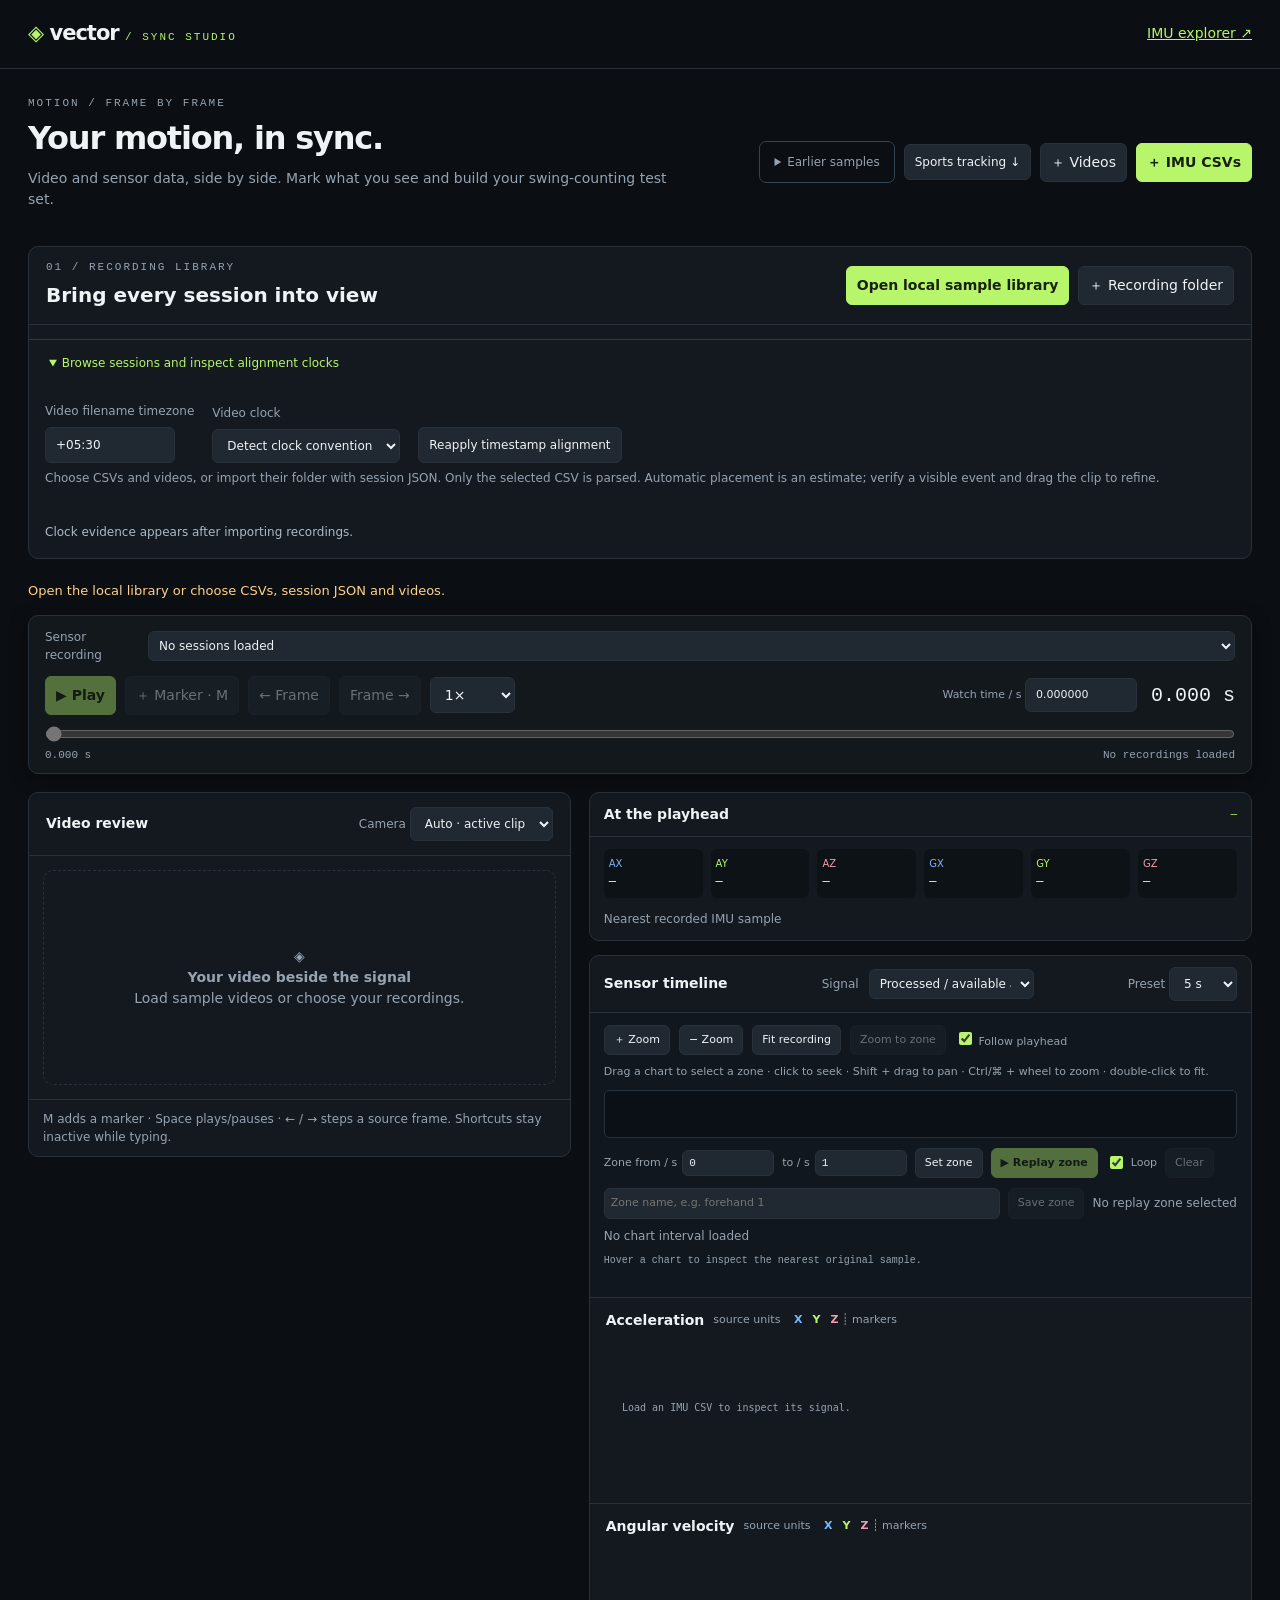
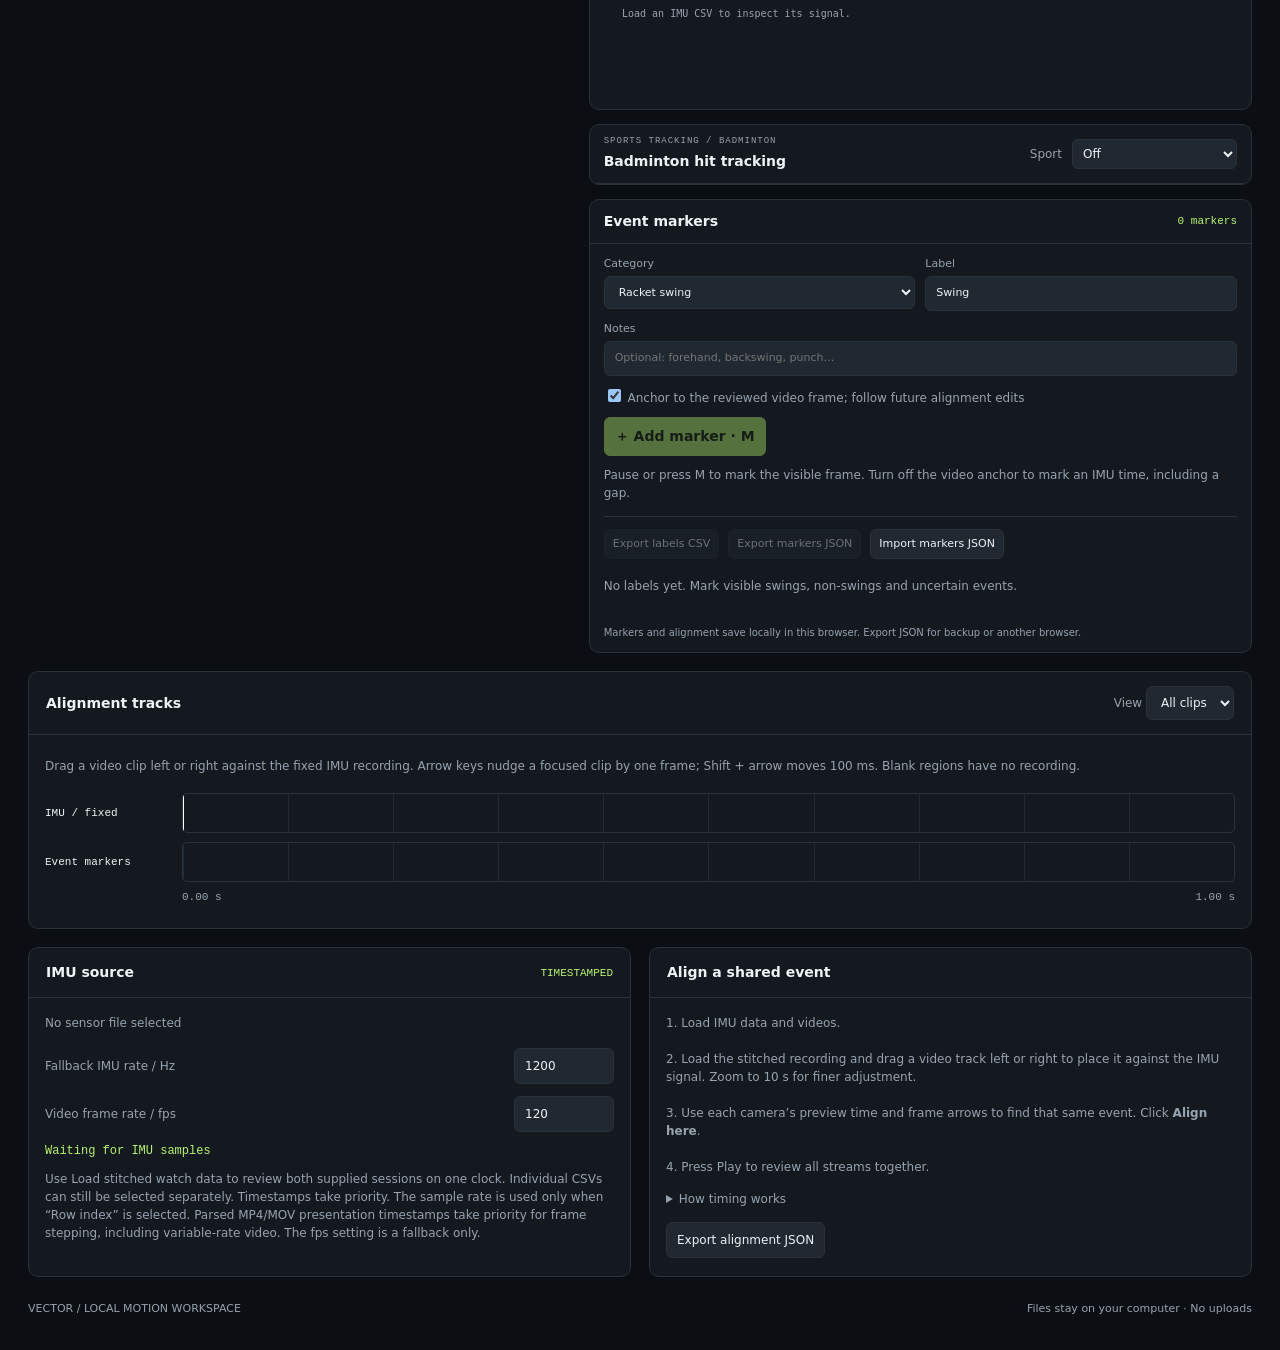
<file: index.html>
<!doctype html>
<html lang="en">
<head><meta charset="utf-8"><meta name="viewport" content="width=device-width,initial-scale=1"><title>Vector / Sync studio</title>
<link rel="stylesheet" href="web/sync-studio.css"></head>
<body><header><div class="brand"><span>◈</span> vector <span class="tag"> / SYNC STUDIO</span></div><a href="imu-explorer.html">IMU explorer ↗</a></header>
<main><div class="intro"><div><div class="eyebrow">MOTION / FRAME BY FRAME</div><h1>Your motion, in sync.</h1><p>Video and sensor data, side by side. Mark what you see and build your swing-counting test set.</p></div><div class="toolbar"><details class="legacy-tools"><summary>Earlier samples</summary><div class="toolbar"><button id="watchSamples" class="primary">Load stitched watch data</button><button id="samples">Load sample videos</button><button id="reviewPlacement">Apply rough reviewed placement</button></div></details><a class="upload sports-link" href="#sportsPanel">Sports tracking ↓</a><label class="upload">＋ Videos<input id="videoFiles" type="file" accept="video/*,.mov" multiple></label><label class="upload primary">＋ IMU CSVs<input id="csvFile" type="file" accept=".csv,.tsv,.txt,.json,text/csv" multiple></label></div></div>
<section class="panel library-panel"><div class="head"><div><div class="eyebrow">01 / RECORDING LIBRARY</div><h2>Bring every session into view</h2></div><div class="toolbar"><button id="loadLibrary" class="primary">Open local sample library</button><label class="upload">＋ Recording folder<input id="folderFiles" type="file" webkitdirectory multiple></label></div></div><details id="libraryDetails" open><summary class="library-summary">Browse sessions and inspect alignment clocks</summary><div class="body"><div class="library-options"><label>Video filename timezone <input id="filenameZone" value="+05:30" aria-label="Video filename timezone" size="7"></label><label>Video clock <select id="videoClockPolicy"><option value="auto">Detect clock convention</option><option value="filename">Filename is start</option><option value="creation">Creation tag is start</option></select></label><button id="reapplyClock">Reapply timestamp alignment</button></div><p class="note">Choose CSVs and videos, or import their folder with session JSON. Only the selected CSV is parsed. Automatic placement is an estimate; verify a visible event and drag the clip to refine.</p><div id="libraryList" class="library-list"></div><div id="clockEvidence" class="clock-evidence" aria-live="polite">Clock evidence appears after importing recordings.</div></div></details></section><div id="message" role="status" aria-live="polite">Open the local library or choose CSVs, session JSON and videos.</div>
<div class="panel transport"><label class="field">Sensor recording<select id="sessions" aria-label="Active watch session"><option value="">No sessions loaded</option></select></label><div class="row"><div class="toolbar"><button id="play" class="primary" disabled>▶ Play</button><button id="quickMarker" disabled>＋ Marker · M</button><button id="prev" disabled aria-label="Previous frame">← Frame</button><button id="next" disabled aria-label="Next frame">Frame →</button><select id="speed" aria-label="Playback speed"><option value="0.1">0.1×</option><option value="0.25">0.25×</option><option value="0.5">0.5×</option><option value="1" selected>1×</option><option value="2">2×</option></select></div><div class="transport-time"><label>Watch time / s <input id="timeEntry" type="number" min="0" step="0.000001" value="0" aria-label="Watch time in seconds"></label><div class="clock" id="clock">0.000 s</div></div></div><input class="timeline" id="timeline" type="range" min="0" max="1" step="0.000001" value="0" disabled aria-label="Session playhead"><div class="ends"><span id="start">0.000 s</span><span id="end">No recordings loaded</span></div></div>

<div class="review-grid"><section class="video-column"><div class="head"><h2>Video review</h2><label class="note">Camera <select id="cameraFocus" aria-label="Reviewed camera"><option value="auto">Auto · active clip</option></select></label></div><div id="videos" class="videos"></div><div id="empty" class="empty">◈<br><strong>Your video beside the signal</strong><br>Load sample videos or choose your recordings.</div><p class="note video-hint">M adds a marker · Space plays/pauses · ← / → steps a source frame. Shortcuts stay inactive while typing.</p></section><section class="data-column"><div class="panel"><div class="head"><h2>At the playhead</h2><span class="badge" id="sampleIndex">—</span></div><div class="body"><div class="values" id="values"></div><div id="sampleTime" class="note" style="margin-top:12px">Nearest recorded IMU sample</div></div></div>
<div class="panel"><div class="head"><h2>Sensor timeline</h2><label class="field">Signal<select id="signal"><option value="filtered">Processed / available axes</option><option value="raw">Original raw axes</option></select></label><label class="note">Preset <select id="window"><option value="2">2 s</option><option value="5" selected>5 s</option><option value="10">10 s</option><option value="30">30 s</option></select></label></div><div class="graph-tools"><div class="toolbar"><button id="graphZoomIn" aria-label="Zoom charts in">＋ Zoom</button><button id="graphZoomOut" aria-label="Zoom charts out">− Zoom</button><button id="graphFit">Fit recording</button><button id="graphZoneZoom" disabled>Zoom to zone</button><label><input id="graphFollow" type="checkbox" checked> Follow playhead</label></div><p class="note">Drag a chart to select a zone · click to seek · Shift + drag to pan · Ctrl/⌘ + wheel to zoom · double-click to fit.</p><canvas id="graphOverview" aria-label="Recording overview; drag to select a replay zone"></canvas><div class="zone-controls"><label>Zone from / s <input id="zoneFrom" type="number" min="0" step="0.001" value="0"></label><label>to / s <input id="zoneTo" type="number" min="0" step="0.001" value="1"></label><button id="applyZone">Set zone</button><button id="replayZone" class="primary" disabled>▶ Replay zone</button><label><input id="loopZone" type="checkbox" checked> Loop</label><button id="clearZone" disabled>Clear</button></div><div class="zone-controls"><input id="zoneName" type="text" maxlength="80" placeholder="Zone name, e.g. forehand 1" aria-label="Replay zone name"><button id="saveZone" disabled>Save zone</button><span id="zoneSummary" class="note" aria-live="polite">No replay zone selected</span></div><div id="savedZones" class="saved-zones"></div><div id="graphViewSummary" class="note">No chart interval loaded</div><div id="graphHint" class="note">Hover a chart to inspect the nearest original sample.</div></div><div class="chartwrap"><div class="row"><strong>Acceleration</strong><span class="legend">source units <b class="x">X</b><b class="y">Y</b><b class="z">Z</b> <span class="muted">┊ markers</span></span></div><canvas id="acc" aria-label="Acceleration chart; click to seek"></canvas></div><div class="chartwrap"><div class="row"><strong>Angular velocity</strong><span class="legend">source units <b class="x">X</b><b class="y">Y</b><b class="z">Z</b> <span class="muted">┊ markers</span></span></div><canvas id="gyro" aria-label="Gyroscope chart; click to seek"></canvas></div></div><section class="panel sports-panel is-off" id="sportsPanel"><div class="head"><div><div class="eyebrow">SPORTS TRACKING / BADMINTON</div><h2>Badminton hit tracking</h2></div><label class="field">Sport<select id="sportMode" aria-label="Sports tracking mode"><option value="off">Off</option><option value="badminton">Badminton · experimental</option></select></label></div><div class="body sports-content"><p class="note sports-disclaimer">Find likely hits, then check them against your video. Estimated hits include unreviewed wrist-motion candidates. Weak / medium / strong describe relative wrist motion in this analysis, not shuttle speed or impact force.</p><div class="sports-toolbar"><label>Analyse<select id="sportsScope"><option value="whole">Whole recording</option><option value="zone">Selected replay zone</option></select></label><button id="runSports" class="primary" disabled>Analyse badminton</button><button id="addSportsHit" disabled>＋ Missed hit at playhead</button><label class="note"><input id="showSports" type="checkbox" checked> Show events on charts</label></div><div class="sports-review-import"><div class="sports-toolbar"><button id="loadSportsReviews" disabled>Load local review JSON</button><label class="upload">Import reviewed analysis<input id="sportsImport" type="file" accept=".json,application/json"></label><button id="learnSportsScreen" disabled>Learn &amp; save Badminton filter</button><button id="reuseSportsScreen" disabled>Use last personal screen</button></div><p class="note">Load your analysis/vector-badminton-analysis.json or select an exported file. Confirmed/rejected labels are restored only for the matching recording.</p><div class="sports-toolbar"><label><input id="useSportsScreen" type="checkbox" disabled> Flag motion resembling your non-hits</label><label><input id="excludeSportsFlags" type="checkbox"> Exclude flagged unreviewed events from estimate</label></div><div id="sportsScreenSummary" class="note">No learned screen. Collect confirmed contacts and rejected pickups / empty swings first.</div></div><details class="sports-settings"><summary>Detection sensitivity and method</summary><div class="sports-toolbar"><label>Acceleration / g ≥<input id="sportsAccel" type="number" min="1.05" max="30" step="0.25" value="3"></label><label>Rotation / °/s ≥<input id="sportsGyro" type="number" min="20" max="3000" step="10" value="180"></label><label>Acceleration change / g/s ≥<input id="sportsJerk" type="number" min="5" max="5000" step="10" value="60"></label><label>Minimum spacing / s<input id="sportsSeparation" type="number" min="0.15" max="2" step="0.05" value="0.45"></label></div><p class="note">The detector combines vector acceleration changes with nearby rotation, an adaptive noise floor and a time-based lockout. Short 5 ms bins retain measured peaks; derivative calculations restart across missing bins. Repeated phases of one swing can still produce extra candidates, and quick/soft shots can be missed. Thresholds are experimental and need your video labels.</p><p class="note">Research: <a href="https://arxiv.org/html/2603.21825v1" target="_blank" rel="noreferrer">BadminSense (2026)</a> uses gyro candidates plus audio verification. <a href="https://www.mdpi.com/1424-8220/20/17/4685" target="_blank" rel="noreferrer">Steels et al. (2020)</a> highlights placement-dependent impact signals. This is an inspectable heuristic, not either paper’s trained model.</p></details><div id="sportsStatus" class="note" role="status" aria-live="polite">Choose Badminton after loading a CSV.</div><div id="sportsAnalysisSummary" class="note"></div><div id="sportsMetrics" class="sports-metrics"></div><div id="sportsStrength" class="sports-strength"></div><div class="sports-toolbar sports-results-tools"><label>Show<select id="sportsFilter"><option value="included">Filtered hits</option><option value="all">All candidates</option><option value="pending">Needs review</option><option value="confirmed">Confirmed hits</option><option value="rejected">Rejected</option><option value="clipped">Near sensor limit</option><option value="screened">Filtered out / screen flags</option></select></label><button id="sportsPrev" disabled>← Previous</button><span id="sportsPages" class="note">No events</span><button id="sportsNext" disabled>Next →</button><button id="sportsHitsCSV" disabled>Export filtered hits CSV</button><button id="sportsCSV" disabled>Export all proposals CSV</button><button id="sportsJSON" disabled>Export analysis JSON</button></div><div id="sportsEvents" class="sports-events"></div><p class="note" id="sportsFootnote">Confirm only when the aligned video shows shuttle contact. Reject empty swings and other movements. Add missed hits to keep a corrected count. Near-limit events remain unrated for strength.</p></div></section><section class="panel marker-panel"><div class="head"><h2>Event markers</h2><span id="markerCount" class="badge">0 markers</span></div><div class="body"><form id="markerForm"><div class="marker-fields"><label>Category<select id="markerKind"><option value="swing">Racket swing</option><option value="not-swing">Not a swing</option><option value="uncertain">Uncertain</option><option value="sync">Sync reference</option></select></label><label>Label<input id="markerLabel" type="text" maxlength="160" value="Swing" required></label><label class="marker-notes">Notes<input id="markerNotes" type="text" maxlength="1000" placeholder="Optional: forehand, backswing, punch…"></label></div><label class="note marker-anchor"><input id="anchorVideo" type="checkbox" checked> Anchor to the reviewed video frame; follow future alignment edits</label><div class="toolbar"><button id="addMarker" class="primary" type="submit" disabled>＋ Add marker · M</button><button id="cancelMarker" type="button" hidden>Cancel edit</button><button id="moveMarker" type="button" hidden>Move to cursor</button><button id="undoMarker" type="button" hidden>Undo delete</button></div></form><div id="markerHelp" class="note" style="margin-top:10px">Pause or press M to mark the visible frame. Turn off the video anchor to mark an IMU time, including a gap.</div><div class="toolbar marker-exports"><button id="markersCSV" disabled>Export labels CSV</button><button id="markersJSON" disabled>Export markers JSON</button><label class="upload secondary">Import markers JSON<input id="markersImport" type="file" accept=".json,application/json"></label></div><div id="markerList" class="marker-list"><p class="note">No labels yet. Mark visible swings, non-swings and uncertain events.</p></div><div id="markerStorage" class="note">Markers and alignment save locally in this browser. Export JSON for backup or another browser.</div></div></section></section></div><div class="panel track-panel"><div class="head"><h2>Alignment tracks</h2><label class="note">View <select id="trackZoom"><option value="0">All clips</option><option value="30">30 s</option><option value="10">10 s</option></select></label></div><div class="track-body"><p class="note">Drag a video clip left or right against the fixed IMU recording. Arrow keys nudge a focused clip by one frame; Shift + arrow moves 100 ms. Blank regions have no recording.</p><div class="track-row"><div class="track-name">IMU / fixed</div><div class="track-lane" id="imuTrack"></div></div><div id="cameraTracks"></div><div class="track-row"><div class="track-name">Event markers</div><div class="track-lane" id="markersTrack" aria-label="Event markers on the shared timeline"></div></div><div class="track-row"><div></div><div class="ends"><span id="trackFrom">0 s</span><span id="trackTo">0 s</span></div></div></div></div>
<div class="settings-grid"><section><div class="panel"><div class="head"><h2>IMU source</h2><span class="badge">TIMESTAMPED</span></div><div class="body"><div id="imuName" class="note">No sensor file selected</div><div id="mapping" class="mapping"><div id="columns"></div><button id="apply" class="primary">Apply column mapping</button></div><div class="field" style="margin-top:16px"><label for="hz">Fallback IMU rate / Hz</label><input id="hz" type="number" min="1" value="1200"></div><div class="field"><label for="fps">Video frame rate / fps</label><input id="fps" type="number" min="1" value="120" step="0.001"></div><div id="imuStats" class="stat">Waiting for IMU samples</div><p class="note">Use Load stitched watch data to review both supplied sessions on one clock. Individual CSVs can still be selected separately. Timestamps take priority. The sample rate is used only when “Row index” is selected. Parsed MP4/MOV presentation timestamps take priority for frame stepping, including variable-rate video. The fps setting is a fallback only.</p></div></div>
<div class="panel"><div class="head"><h2>Align a shared event</h2></div><div class="body note">1. Load IMU data and videos.<br><br>2. Load the stitched recording and drag a video track left or right to place it against the IMU signal. Zoom to 10 s for finer adjustment.<br><br>3. Use each camera’s preview time and frame arrows to find that same event. Click <strong>Align here</strong>.<br><br>4. Press Play to review all streams together.<details><summary>How timing works</summary><p>Video time = session time × clock rate + camera offset. Two matching events can estimate clock drift using Anchor 1 and Anchor 2. Each watch session keeps its own camera alignment; uncheck cameras that do not cover it. Session zero is the first IMU row. The combined recording preserves the gap between the two watch sessions. Playback follows the full shared watch timeline. Each video plays only inside its aligned clip interval; missing video or IMU samples are shown as empty regions. Buffering pauses playback.</p><p>1200 Hz / 120 fps is roughly 10 readings per source frame. Every valid IMU row is retained; charts use per-pixel min/max envelopes. Values show the nearest timestamp. Browser decoding and display refresh can limit frame presentation; this is manual alignment, not hardware synchronization.</p></details><button id="export" style="margin-top:14px">Export alignment JSON</button></div></div></section></div><footer><span>VECTOR / LOCAL MOTION WORKSPACE</span><span>Files stay on your computer · No uploads</span></footer></main>
<script src="web/graph-core.js"></script><script src="web/import-clock.js"></script><script src="web/sync-core.js"></script><script src="web/marker-core.js"></script><script src="web/sync-markers.js"></script><script src="web/sync-studio.js"></script><script src="web/sync-graphs.js"></script><script src="web/sports-core.js"></script><script src="web/sports-review-core.js"></script><script src="web/sports-tracking/badminton/hit-filter.js"></script><script src="web/sports-mode.js"></script><script src="web/session-library.js"></script></body></html>
</file>
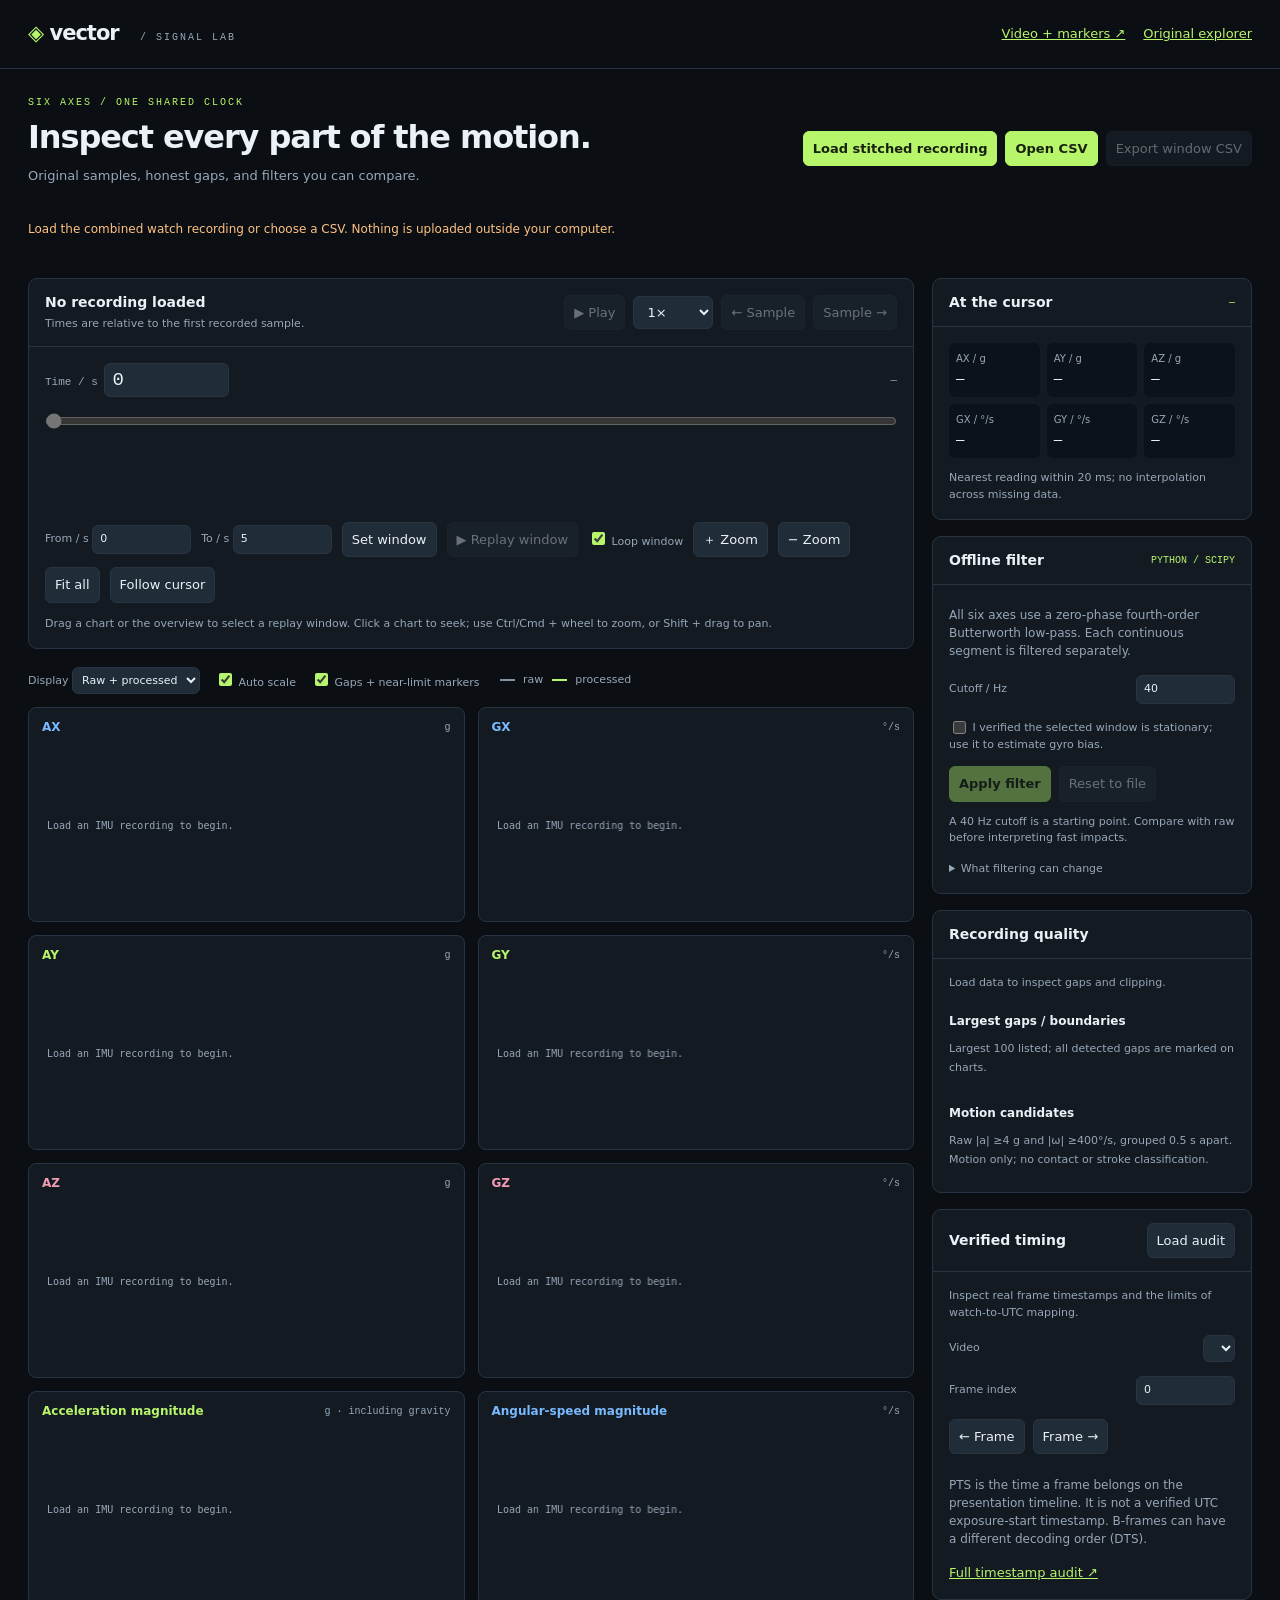
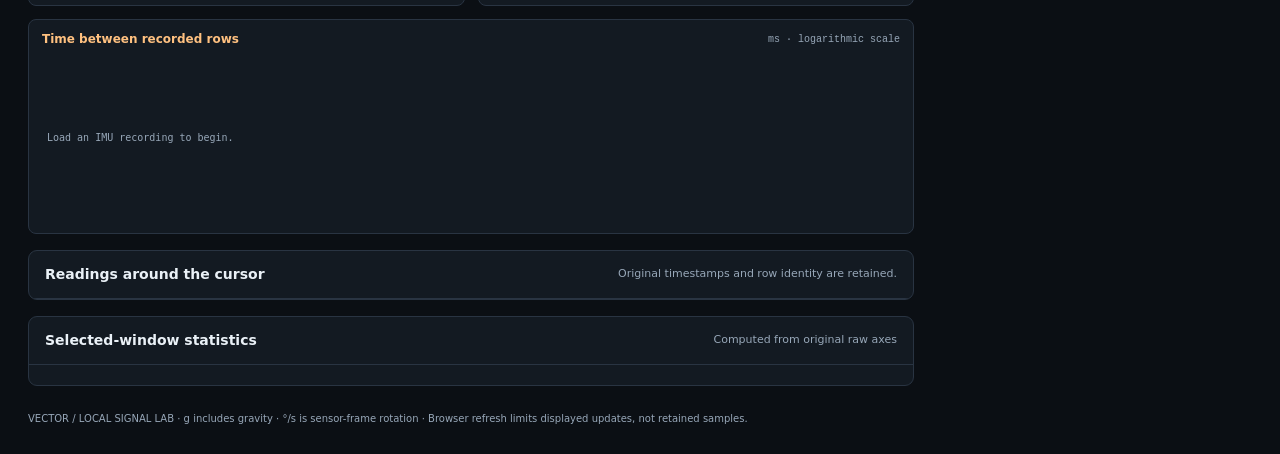
<file: imu-explorer.html>
<!doctype html>
<html lang="en"><head><meta charset="utf-8"><meta name="viewport" content="width=device-width,initial-scale=1"><title>Vector / Signal lab</title><link rel="stylesheet" href="web/imu-explorer.css"></head>
<body><header><a class="brand" href="index.html"><b>◈</b> vector <span>/ SIGNAL LAB</span></a><nav><a href="index.html">Video + markers ↗</a><a href="imu-explorer-legacy.html">Original explorer</a></nav></header>
<main><div class="intro"><div><div class="eyebrow">SIX AXES / ONE SHARED CLOCK</div><h1>Inspect every part of the motion.</h1><p>Original samples, honest gaps, and filters you can compare.</p></div><div class="actions"><button id="loadCombined" class="primary">Load stitched recording</button><label class="upload">Open CSV<input id="openCSV" type="file" accept=".csv,text/csv"></label><button id="exportData" disabled>Export window CSV</button></div></div>
<div id="status" role="status" aria-live="polite">Load the combined watch recording or choose a CSV. Nothing is uploaded outside your computer.</div>
<div class="stats" id="stats"></div>
<div class="workspace"><section class="signals">
<div class="panel transport"><div class="panelhead"><div><h2 id="fileName">No recording loaded</h2><small id="fileInfo">Times are relative to the first recorded sample.</small></div><div class="actions"><button id="play" disabled>▶ Play</button><select id="speed" aria-label="Playback speed"><option value="0.1">0.1×</option><option value="0.25">0.25×</option><option value="1" selected>1×</option><option value="2">2×</option></select><button id="previous" disabled aria-label="Previous IMU sample">← Sample</button><button id="next" disabled aria-label="Next IMU sample">Sample →</button></div></div><div class="transportbody"><div class="seekrow"><label>Time / s <input id="cursor" type="number" min="0" step="0.000001" value="0"></label><span id="sampleStamp">—</span></div><input id="scrub" type="range" min="0" max="1" step="0.000001" value="0" disabled aria-label="Recording playhead"><canvas id="overview" aria-label="Full recording overview; drag to select a time window"></canvas><div class="range"><label>From / s <input id="from" type="number" step="0.0001" value="0"></label><label>To / s <input id="to" type="number" step="0.0001" value="5"></label><button id="setWindow">Set window</button><button id="replayWindow" disabled>▶ Replay window</button><label><input id="loopWindow" type="checkbox" checked> Loop window</label><button id="zoomIn">＋ Zoom</button><button id="zoomOut">− Zoom</button><button id="fit">Fit all</button><button id="follow" aria-pressed="false">Follow cursor</button></div><small>Drag a chart or the overview to select a replay window. Click a chart to seek; use Ctrl/Cmd + wheel to zoom, or Shift + drag to pan.</small></div></div>
<div class="displaybar"><label>Display <select id="display"><option value="both">Raw + processed</option><option value="raw">Raw only</option><option value="processed">Processed only</option></select></label><label><input id="autoScale" type="checkbox" checked> Auto scale</label><label><input id="showFlags" type="checkbox" checked> Gaps + near-limit markers</label><span><i class="rawline"></i> raw <i class="processedline"></i> processed</span></div>
<div id="charts" class="chartgrid"></div>
<div class="panel"><div class="panelhead"><h2>Readings around the cursor</h2><small>Original timestamps and row identity are retained.</small></div><div class="tablewrap"><table id="sampleTable"></table></div></div>
<div class="panel" style="margin-top:16px"><div class="panelhead"><h2>Selected-window statistics</h2><small>Computed from original raw axes</small></div><div class="tablewrap"><table id="windowStats"></table></div><div id="windowSummary" class="panelnote"></div></div>
</section><aside>
<section class="panel"><div class="panelhead"><h2>At the cursor</h2><span id="sampleBadge" class="badge">—</span></div><div class="body"><div id="liveValues" class="values"></div><div id="sampleNote" class="note">Nearest reading within 20 ms; no interpolation across missing data.</div></div></section>
<section class="panel"><div class="panelhead"><h2>Offline filter</h2><span class="badge">PYTHON / SCIPY</span></div><div class="body"><p class="note">All six axes use a zero-phase fourth-order Butterworth low-pass. Each continuous segment is filtered separately.</p><label class="field">Cutoff / Hz <input id="cutoff" type="number" min="0.1" step="1" value="40"></label><label class="check"><input id="calibrate" type="checkbox"> I verified the selected window is stationary; use it to estimate gyro bias.</label><div class="actions"><button id="applyFilter" class="primary" disabled>Apply filter</button><button id="resetFilter" disabled>Reset to file</button></div><div id="filterReport" class="note" style="margin-top:12px">A 40 Hz cutoff is a starting point. Compare with raw before interpreting fast impacts.</div><details><summary>What filtering can change</summary><p>Low-pass filtering reduces high-frequency content. Stationary calibration subtracts a constant gyro bias after stillness checks. It does not restore clipped or missing readings, remove gravity, or establish drift-free orientation/position. Filtering does not shift sample timestamps; segment edges still have transient effects.</p></details></div></section>
<section class="panel"><div class="panelhead"><h2>Recording quality</h2></div><div class="body"><div id="quality" class="note">Load data to inspect gaps and clipping.</div><h3>Largest gaps / boundaries</h3><small>Largest 100 listed; all detected gaps are marked on charts.</small><div id="gapList" class="eventlist"></div><h3>Motion candidates</h3><small>Raw |a| ≥4 g and |ω| ≥400°/s, grouped 0.5 s apart. Motion only; no contact or stroke classification.</small><div id="events" class="eventlist"></div></div></section>
<section class="panel"><div class="panelhead"><h2>Verified timing</h2><button id="loadAudit">Load audit</button></div><div class="body"><div id="auditSummary" class="note">Inspect real frame timestamps and the limits of watch-to-UTC mapping.</div><label class="field">Video <select id="auditVideo" aria-label="Audited video"></select></label><label class="field">Frame index <input id="frameIndex" type="number" min="0" step="1" value="0"></label><div class="actions"><button id="prevFrame">← Frame</button><button id="nextFrame">Frame →</button></div><dl id="frameDetails"></dl><div id="frameLinks" class="note"></div><p class="note">PTS is the time a frame belongs on the presentation timeline. It is not a verified UTC exposure-start timestamp. B-frames can have a different decoding order (DTS).</p><a href="recordings/timing-audit/audit.md">Full timestamp audit ↗</a></div></section>
</aside></div><footer>VECTOR / LOCAL SIGNAL LAB · g includes gravity · °/s is sensor-frame rotation · Browser refresh limits displayed updates, not retained samples.</footer></main><div id="tooltip" class="tooltip" hidden></div>
<script src="web/graph-core.js"></script><script src="web/sync-core.js"></script><script src="web/imu-analysis-core.js"></script><script src="web/imu-explorer.js"></script></body></html>
</file>
<file: web/sync-studio.css>
:root{color-scheme:dark;--bg:#0b0e12;--panel:#14191f;--line:#29313a;--muted:#96a3b0;--text:#eef3f6;--mint:#b7f56b;--blue:#78b6ff;--pink:#f49caf}*{box-sizing:border-box}body{margin:0;background:var(--bg);color:var(--text);font:14px/1.5 system-ui,sans-serif}header{border-bottom:1px solid var(--line);padding:18px 28px;display:flex;justify-content:space-between;align-items:center;gap:15px}a{color:var(--mint)}.brand{font-size:21px;font-weight:800;letter-spacing:-1px}.brand span{color:var(--mint)}.tag,.eyebrow{font:11px ui-monospace,monospace;letter-spacing:2px;color:var(--muted)}main{max-width:1700px;margin:auto;padding:28px}h1{font-size:32px;letter-spacing:-1.2px;margin:5px 0}h2{font-size:14px;margin:0}p{color:var(--muted);margin:6px 0 18px}button,.upload,select,input{font:inherit;border:1px solid var(--line);border-radius:6px;background:#202831;color:var(--text);padding:8px 10px}button,.upload{cursor:pointer}button:hover,.upload:hover{border-color:var(--mint)}button:disabled{opacity:.4;cursor:default}button.primary,.upload.primary{background:var(--mint);color:#17210c;border-color:var(--mint);font-weight:700}button:focus-visible,input:focus-visible,select:focus-visible,a:focus-visible{outline:2px solid var(--mint);outline-offset:3px}input[type=number]{width:100px}input[type=range]{padding:0;accent-color:var(--mint)}.upload{display:inline-block}.upload input{position:absolute;width:1px;height:1px;opacity:0}.upload:focus-within{outline:2px solid var(--mint)}.toolbar,.row{display:flex;gap:9px;align-items:center;flex-wrap:wrap}.intro{display:flex;justify-content:space-between;align-items:center;gap:20px;margin-bottom:24px}.layout{display:grid;grid-template-columns:minmax(0,1fr) 310px;gap:18px}.panel,.camera{border:1px solid var(--line);background:var(--panel);border-radius:10px;overflow:hidden}.head{display:flex;align-items:center;justify-content:space-between;gap:10px;padding:14px 17px;border-bottom:1px solid var(--line)}.head small,small,.muted{color:var(--muted)}.videos{display:grid;grid-template-columns:repeat(auto-fit,minmax(260px,1fr));gap:14px;margin-bottom:18px}.camera video{display:block;width:100%;height:280px;object-fit:contain;background:#030506}.camera .head{padding:10px 12px}.camera .name{white-space:nowrap;overflow:hidden;text-overflow:ellipsis;max-width:220px;font-size:12px}.camera .controls{padding:12px}.camera label{font-size:11px;color:var(--muted)}.camera input{width:88px;padding:5px}.camera input[type=checkbox]{width:auto;accent-color:var(--mint)}.camera button{padding:5px 8px;font-size:12px}.camera .status{font:11px ui-monospace,monospace;color:var(--muted);min-height:18px;margin-top:9px}.empty{padding:75px 22px;text-align:center;color:var(--muted);border:1px dashed var(--line);border-radius:10px;margin-bottom:18px}.transport{padding:17px;margin-bottom:18px}.transport .row{justify-content:space-between}.clock{font:25px ui-monospace,monospace;font-variant-numeric:tabular-nums}.timeline{width:100%;margin:19px 0 8px}.ends{display:flex;justify-content:space-between;font:11px ui-monospace,monospace;color:var(--muted)}.chartwrap{padding:12px 16px}.chartwrap+.chartwrap{border-top:1px solid var(--line)}canvas{display:block;width:100%;height:175px;cursor:crosshair;touch-action:none}.legend{font-size:11px;color:var(--muted)}.legend b{margin-left:10px}.x{color:var(--blue)}.y{color:var(--mint)}.z{color:var(--pink)}aside .panel{margin-bottom:16px}.body{padding:16px}.field{display:flex;justify-content:space-between;align-items:center;gap:10px;margin-bottom:12px;font-size:12px;color:var(--muted)}.field select{width:165px;padding:6px}.values{display:grid;grid-template-columns:repeat(3,1fr);gap:8px}.readout{padding:12px 8px;background:#0d1217;border-radius:6px;font:16px ui-monospace,monospace}.readout small{display:block;font:10px system-ui;margin-bottom:6px}.note{font-size:12px;color:var(--muted)}#message{color:#ffd18a;min-height:22px;margin-bottom:12px;font-size:13px}.badge{color:var(--mint);font:11px ui-monospace,monospace}.mapping{display:none}.mapping.visible{display:block}.stat{font:12px ui-monospace,monospace;margin:12px 0;color:var(--mint)}footer{margin-top:24px;color:var(--muted);font-size:11px;display:flex;justify-content:space-between}details{margin-top:14px;font-size:12px;color:var(--muted)}summary{cursor:pointer}#imuName{overflow-wrap:anywhere} @media(max-width:1000px){.layout{grid-template-columns:1fr}aside{display:grid;grid-template-columns:1fr 1fr;gap:16px}.intro{align-items:flex-start;flex-direction:column}}@media(max-width:600px){main{padding:18px}header{padding:16px 18px}.tag{display:none}aside{display:block}h1{font-size:27px}.videos{grid-template-columns:1fr}.camera video{height:240px}.clock{font-size:20px}}
.track-panel{margin-bottom:18px}.track-body{padding:16px}.track-row{display:grid;grid-template-columns:125px minmax(0,1fr);gap:12px;align-items:center;margin:9px 0}.track-name{font:11px ui-monospace,monospace;overflow:hidden;text-overflow:ellipsis;white-space:nowrap}.track-lane{height:40px;position:relative;overflow:hidden;background:repeating-linear-gradient(90deg,#202a34 0,#202a34 1px,transparent 1px,transparent 10%);border:1px solid var(--line);border-radius:5px;cursor:crosshair}.video-clip,.imu-segment{position:absolute;top:4px;height:30px;white-space:nowrap;overflow:hidden;text-overflow:ellipsis;font:11px ui-monospace,monospace;border-radius:4px}.video-clip{background:#29567c;border:1px solid #78b6ff;cursor:grab;touch-action:none;min-width:8px}.video-clip:active{cursor:grabbing}.imu-segment{background:#354b24;border:1px solid #b7f56b;color:#b7f56b;padding:5px 8px}.track-cursor{position:absolute;top:0;bottom:0;width:1px;background:#fff;pointer-events:none}.video-stage{position:relative}.no-clip{position:absolute;inset:0;background:#06090eef;display:grid;place-content:center;color:var(--muted)}.no-clip[hidden]{display:none}@media(max-width:600px){.track-row{grid-template-columns:85px minmax(0,1fr);gap:6px}}

/* Review workspace: the camera stays beside the plots and label controls. */
main{max-width:1600px}.intro{margin-bottom:18px}.intro p{max-width:660px}.review-grid{display:grid;grid-template-columns:minmax(300px,.9fr) minmax(360px,1.1fr);gap:18px;align-items:start;margin-bottom:18px}.video-column{position:sticky;top:130px;min-width:0;border:1px solid var(--line);background:var(--panel);border-radius:10px;overflow:hidden}.data-column{min-width:0;display:flex;flex-direction:column;gap:14px}.videos{display:block;margin:0}.camera{border:0;border-radius:0}.camera[hidden]{display:none}.camera video{height:clamp(270px,48vh,480px)}.camera .controls{padding:10px 14px}.camera .name{max-width:none}.camera-settings{margin:0;border-top:1px solid var(--line);padding:8px 14px}.camera-settings>summary{font-size:11px}.camera-settings .row{margin-top:10px}.video-hint{padding:10px 14px;margin:0;border-top:1px solid var(--line)}.camera .status{font-size:10px;line-height:1.6;overflow-wrap:anywhere}.transport{position:sticky;top:0;z-index:5;box-shadow:0 5px 20px #0004;padding:12px 16px;background:#14191ff5;backdrop-filter:blur(12px)}.timeline{margin:10px 0 5px}.transport-time{display:flex;align-items:center;gap:14px}.transport-time label{font-size:11px;color:var(--muted)}#timeEntry{width:112px}.clock{font-size:20px}.settings-grid{display:block}.settings-grid>section{display:grid;grid-template-columns:1fr 1fr;gap:18px}.field select{max-width:220px}.head .field{margin:0}.chartwrap canvas{height:160px}.data-column>.panel .head{padding:11px 14px}.data-column .values{grid-template-columns:repeat(6,minmax(0,1fr))}.data-column .readout{font-size:12px;padding:9px 5px;overflow-wrap:anywhere}.data-column .readout small{font-size:10px}.data-column .body{padding:12px 14px}.marker-fields{display:grid;grid-template-columns:1fr 1fr;gap:10px}.marker-fields label{font-size:11px;color:var(--muted);display:flex;flex-direction:column;gap:4px}.marker-fields input,.marker-fields select{width:100%;min-width:0}.marker-notes{grid-column:1/-1}.marker-anchor{display:block;margin:10px 0}.marker-exports{margin-top:14px;border-top:1px solid var(--line);padding-top:12px}.marker-exports button,.marker-exports .upload{font-size:11px;padding:6px 8px}.upload.secondary{background:#202831;color:var(--text);border-color:var(--line)}.marker-list{max-height:300px;overflow:auto;margin:12px 0}.marker-item{display:flex;align-items:center;gap:7px;padding:8px 0;border-bottom:1px solid var(--line)}.marker-item.active{background:#2b3423}.marker-jump{flex:1;min-width:0;display:flex;flex-direction:column;text-align:left;background:transparent;border:0;padding:4px 7px}.marker-jump strong{font-size:12px;overflow-wrap:anywhere}.marker-jump small{font-size:10px;overflow-wrap:anywhere}.marker-item>button:not(.marker-jump){font-size:11px;padding:5px 7px}.marker-kind{font:10px ui-monospace,monospace;color:var(--mint)}.marker-kind.uncertain{color:#ffd18a}.marker-kind.not-swing{color:var(--pink)}.marker-tick{position:absolute;top:0;bottom:0;width:9px;padding:0;transform:translateX(-50%);border:0;border-radius:0;background:#ffc180;z-index:2}.marker-tick:hover{background:#fff}.marker-tick.not-swing{background:var(--pink)}.marker-tick.uncertain{background:#b6a1ff}.marker-tick.sync{background:var(--blue)}#markerStorage{font-size:10px}button[hidden]{display:none}.empty{margin:14px}.head select{max-width:230px}#markersTrack{overflow:hidden}
@media(max-width:1000px){.review-grid{grid-template-columns:minmax(260px,.85fr) minmax(340px,1.15fr)}.intro{align-items:flex-start;flex-direction:column}.head{flex-wrap:wrap}.data-column .values{grid-template-columns:repeat(3,minmax(0,1fr))}.camera video{height:clamp(260px,43vh,430px)}.transport-time{gap:8px}.clock{font-size:17px}.transport{padding:10px 12px}.toolbar{gap:6px}}
@media(max-width:700px){.review-grid{grid-template-columns:1fr}.video-column{position:static}.transport{position:static}.settings-grid>section{grid-template-columns:1fr}.camera video{height:350px}.transport-time{width:100%;justify-content:space-between}.marker-fields{grid-template-columns:1fr}.marker-notes{grid-column:auto}.head select{max-width:190px}}
.marker-tick{background:var(--mint)}.marker-tick.uncertain{background:#ffc180}.marker-kind.sync{color:var(--blue)}
/* Session import and clock evidence */
.library-panel{margin-bottom:22px}.library-options{display:flex;align-items:end;gap:18px;flex-wrap:wrap}.library-options label{display:grid;gap:7px;color:var(--muted,#a7b4bf);font-size:12px}.library-options input{max-width:130px}.library-list{display:grid;grid-template-columns:repeat(auto-fit,minmax(300px,1fr));gap:8px;max-height:270px;overflow:auto;margin:18px 0}.library-item{display:grid;text-align:left;gap:8px;padding:14px;min-width:0;background:#151e27;border:1px solid #2a3947;border-radius:9px}.library-item strong{overflow-wrap:anywhere;font-size:12px}.library-item span{font-size:11px;line-height:1.6;color:#a6b5c3}.library-item.selected{border-color:#b7f56b;background:#202e24}.clock-evidence{font-size:12px;line-height:1.6;color:#acbac6}.clock-row{display:grid;grid-template-columns:minmax(160px,1fr) 3fr;gap:5px 16px;padding:12px 0;border-top:1px solid #2a3947}.clock-row strong{color:#e7eef5}.clock-row small{grid-column:2;color:#d7bd91}.library-panel .head{flex-wrap:wrap}.library-panel h2{margin-top:7px}@media(max-width:700px){.clock-row{grid-template-columns:1fr}.clock-row small{grid-column:1}.library-list{grid-template-columns:1fr}}
.library-summary{padding:14px 20px;cursor:pointer;color:#b7f56b;border-top:1px solid #2a3947}.clock-evidence{max-height:300px;overflow:auto}.library-panel .head h2{font-size:20px}
.transport>.field{margin-bottom:12px;max-width:100%}.transport>.field select{width:100%;max-width:100%;text-overflow:ellipsis}.clock-row span{overflow-wrap:anywhere}
.legacy-tools{position:relative}.legacy-tools summary{cursor:pointer;padding:11px 14px;border:1px solid #344452;border-radius:7px;font-size:12px}.legacy-tools[open]>.toolbar{position:absolute;top:45px;right:0;z-index:15;width:270px;padding:15px;background:#19232d;border:1px solid #344452;border-radius:9px;box-shadow:0 16px 40px #0008}.legacy-tools button{width:100%}
.track-row[hidden]{display:none}.video-column{top:185px}.transport>.field select{max-width:none}.legacy-tools{margin-top:0}
.graph-tools{padding:12px 14px;border-bottom:1px solid var(--line);background:#10171e}.graph-tools button{font-size:11px;padding:6px 9px}.graph-tools label{font-size:11px;color:var(--muted)}.graph-tools input[type=checkbox]{accent-color:var(--mint)}.graph-tools p{margin:9px 0;font-size:11px}.graph-tools .zone-controls{display:flex;flex-wrap:wrap;gap:8px;align-items:center;margin-top:10px}.zone-controls label{display:flex;gap:5px;align-items:center}.zone-controls input[type=number]{width:92px;font:11px ui-monospace,monospace;padding:6px}.zone-controls input[type=text]{min-width:130px;flex:1;font-size:11px;padding:6px}#graphOverview{height:48px;background:#0b1016;border:1px solid var(--line);border-radius:5px;touch-action:none}#graphHint{font:10px/1.6 ui-monospace,monospace;margin-top:8px;min-height:32px}.saved-zones{display:flex;gap:7px;flex-wrap:wrap;margin-top:8px;max-height:130px;overflow:auto}.saved-zone{display:flex;border:1px solid #38502e;border-radius:6px;overflow:hidden}.saved-zone button{border:0;border-radius:0;background:#1d2a20}.saved-zone button+button{border-left:1px solid #38502e}.saved-zone button:first-child{max-width:240px;overflow:hidden;text-overflow:ellipsis;white-space:nowrap}#acc:focus-visible,#gyro:focus-visible,#graphOverview:focus-visible{outline:2px solid var(--mint);outline-offset:-2px}
.sports-panel{scroll-margin-top:175px}.sports-panel.is-off .sports-content{display:none}.sports-panel .eyebrow{font-size:9px;letter-spacing:1px}.sports-panel .head{flex-wrap:wrap}.sports-panel .head h2{margin-top:5px}.sports-panel .head select{max-width:210px}.sports-link{text-decoration:none;font-size:12px}.sports-toolbar{display:flex;flex-wrap:wrap;gap:9px;align-items:end;margin:12px 0}.sports-toolbar>label{display:grid;gap:5px;font-size:11px;color:var(--muted)}.sports-toolbar input[type=number]{width:108px;font-size:12px}.sports-toolbar select{font-size:12px;max-width:210px}.sports-toolbar button{font-size:11px;padding:8px}.sports-toolbar input[type=checkbox]{accent-color:var(--mint)}.sports-settings{padding:10px;border:1px solid var(--line);border-radius:6px}.sports-settings summary{color:#b7f56b}.sports-disclaimer{line-height:1.7}.sports-metrics{display:grid;grid-template-columns:repeat(3,minmax(0,1fr));gap:8px;margin-top:15px}.sports-metric{display:grid;gap:5px;border:1px solid #2b3943;background:#0d141a;border-radius:7px;padding:12px 10px}.sports-metric>span{font-size:10px;color:var(--muted)}.sports-metric>strong{font:22px ui-monospace,monospace;color:#b7f56b}.sports-metric>small{font-size:10px;line-height:1.5}.sports-strength{display:flex;flex-wrap:wrap;gap:8px;margin:13px 0}.sports-strength>span{padding:5px 9px;border-radius:5px;background:#26313c;font-size:12px}.sports-strength>small{width:100%;line-height:1.6}.sports-strength-strong{color:#f49caf}.sports-strength-medium{color:#ffc180}.sports-strength-weak{color:#78b6ff}.sports-strength-unrated{color:#b2bec8}.sports-events{border-top:1px solid var(--line);max-height:480px;overflow:auto}.sports-event{padding:10px 0;border-bottom:1px solid var(--line)}.sports-event.confirmed{border-left:3px solid #8beaa0;padding-left:8px}.sports-event.rejected{opacity:.65}.sports-event-jump{display:grid;gap:5px;width:100%;background:transparent;border:0;text-align:left;padding:5px 0}.sports-event-jump strong{font-size:12px}.sports-event-jump small{font-size:10px;line-height:1.6}.sports-event-controls{display:flex;gap:8px;margin-top:5px;flex-wrap:wrap}.sports-event-controls select{font-size:11px;max-width:230px}.sports-event-controls button{font-size:11px}#sportsStatus{line-height:1.7;color:#ffc180}#sportsFootnote{margin:14px 0 0;line-height:1.7}@media(max-width:650px){.sports-metrics{grid-template-columns:repeat(2,minmax(0,1fr))}.sports-panel .head .field{width:100%}.sports-panel .head select{max-width:100%;width:auto}.sports-toolbar>label{max-width:100%}}
.sports-review-import{padding:10px 12px;margin:12px 0;background:#14202a;border:1px solid #35475b;border-radius:7px}.sports-review-import .sports-toolbar{margin:5px 0 10px}.sports-review-import .upload{font-size:11px;padding:7px 9px}.sports-review-import .sports-toolbar>label:not(.upload){display:flex;align-items:center;gap:7px;line-height:1.6}.sports-review-import p{margin:8px 0}.sports-review-import input[type=checkbox]{accent-color:#b7f56b}#sportsScreenSummary{line-height:1.8;color:#c4d2df;overflow-wrap:anywhere}
</file>
<file: web/imu-explorer.css>
:root{color-scheme:dark;--bg:#0b0f14;--panel:#131a22;--line:#293442;--muted:#97a7b8;--text:#eaf1f7;--mint:#b7f56b;--blue:#79baff;--pink:#f39bb1;--orange:#ffc180}*{box-sizing:border-box}body{margin:0;background:var(--bg);color:var(--text);font:13px/1.5 system-ui,-apple-system,sans-serif}header{padding:18px 28px;border-bottom:1px solid var(--line);display:flex;align-items:center;justify-content:space-between;gap:15px}.brand{font-size:21px;font-weight:800;color:var(--text);text-decoration:none;letter-spacing:-1px}.brand b{color:var(--mint)}.brand span{font:10px ui-monospace,monospace;color:var(--muted);letter-spacing:2px;margin-left:15px}nav{display:flex;gap:18px}a{color:var(--mint)}main{max-width:1800px;margin:auto;padding:28px}.eyebrow{font:10px ui-monospace,monospace;letter-spacing:2px;color:var(--mint)}h1{font-size:32px;letter-spacing:-1.1px;margin:5px 0}h2{font-size:14px;margin:0}h3{font-size:12px;margin:20px 0 8px}p{margin:5px 0 15px;color:var(--muted)}small,.note{font-size:11px;color:var(--muted)}.intro{display:flex;justify-content:space-between;align-items:center;gap:20px;margin-bottom:20px}.actions{display:flex;align-items:center;gap:8px;flex-wrap:wrap}button,input,select,.upload{font:inherit;padding:7px 9px;border:1px solid var(--line);border-radius:6px;background:#202c38;color:var(--text)}button,.upload{cursor:pointer}button:hover,.upload:hover{border-color:var(--mint)}button.primary,.upload{background:var(--mint);color:#17210e;font-weight:650;border-color:var(--mint)}button:disabled{opacity:.4;cursor:default}button:focus-visible,input:focus-visible,select:focus-visible,a:focus-visible,summary:focus-visible{outline:2px solid var(--mint);outline-offset:3px}.upload{display:inline-block}.upload input{position:absolute;opacity:0;width:1px;height:1px}.upload:focus-within{outline:2px solid white}input[type=number]{width:99px;padding:5px 7px}input[type=range]{padding:0;accent-color:var(--mint)}input[type=checkbox]{accent-color:var(--mint)}#status{min-height:22px;margin-bottom:18px;color:var(--orange);font-size:12px;overflow-wrap:anywhere}.stats{display:grid;grid-template-columns:repeat(6,minmax(0,1fr));gap:10px;margin-bottom:18px}.stat{border:1px solid var(--line);background:var(--panel);border-radius:8px;padding:14px}.stat .number{font:23px ui-monospace,monospace;letter-spacing:-1px;margin:6px 0}.stat .label{font-size:11px;color:var(--muted)}.workspace{display:grid;grid-template-columns:minmax(0,1fr) 320px;gap:18px}.panel{background:var(--panel);border:1px solid var(--line);border-radius:9px;overflow:hidden}.panelhead{padding:13px 16px;border-bottom:1px solid var(--line);display:flex;align-items:center;justify-content:space-between;gap:12px;flex-wrap:wrap}.body,.transportbody{padding:16px}.body p{font-size:12px}.transport{margin-bottom:16px}.seekrow{display:flex;align-items:center;justify-content:space-between;gap:10px;font:11px ui-monospace,monospace;color:var(--muted)}#cursor{width:125px;font:19px ui-monospace,monospace;color:var(--text)}#scrub{width:100%;margin:15px 0 7px}#overview{width:100%;height:75px;display:block;touch-action:none;cursor:crosshair}.range{display:flex;gap:10px;flex-wrap:wrap;align-items:center;margin:10px 0}.range label{font-size:11px;color:var(--muted)}button[aria-pressed=true]{color:var(--mint);border-color:var(--mint)}.displaybar{display:flex;gap:15px;align-items:center;flex-wrap:wrap;margin:18px 0 13px;color:var(--muted);font-size:11px}.displaybar select{padding:5px}.displaybar i{display:inline-block;width:15px;height:2px;vertical-align:middle;margin:0 5px}.rawline{background:#8393a2}.processedline{background:var(--mint)}.chartgrid{display:grid;grid-template-columns:repeat(2,minmax(0,1fr));gap:13px;margin-bottom:16px}.chartcard{border:1px solid var(--line);background:var(--panel);border-radius:8px;overflow:hidden}.charttitle{padding:10px 13px 0;display:flex;align-items:center;justify-content:space-between;gap:10px;font-size:12px}.charttitle small{font:10px ui-monospace,monospace}.plot{width:100%;height:185px;display:block;touch-action:none;cursor:crosshair}.chartcard.wide{grid-column:1/-1}.tablewrap{overflow:auto}table{border-collapse:collapse;width:100%;font:10px/1.5 ui-monospace,monospace;white-space:nowrap;text-align:right}th,td{padding:9px 10px;border-bottom:1px solid #23303c}th{font-weight:500;color:var(--muted);background:#101820;text-align:right}tr.active{background:#243b2b;color:var(--mint)}.panelnote{padding:10px 16px;color:var(--muted);font-size:11px}aside{display:flex;flex-direction:column;gap:16px}.values{display:grid;grid-template-columns:repeat(3,minmax(0,1fr));gap:7px}.value{padding:10px 7px;background:#0b1219;border-radius:6px;font:14px ui-monospace,monospace}.value label{display:block;font:10px system-ui;margin-bottom:7px;color:var(--muted)}#sampleNote{margin-top:12px;overflow-wrap:anywhere}.badge{font:10px ui-monospace,monospace;color:var(--mint)}.field{display:flex;align-items:center;justify-content:space-between;gap:10px;margin:14px 0;font-size:11px;color:var(--muted)}.field select{max-width:170px;padding:5px}.check{display:block;font-size:11px;color:var(--muted);margin:13px 0}.check input{vertical-align:middle}.eventlist{max-height:190px;overflow:auto;margin-top:7px}.eventlist button{display:flex;justify-content:space-between;gap:10px;width:100%;padding:9px 4px;border:0;border-bottom:1px solid var(--line);border-radius:0;background:transparent;font-size:11px;text-align:left}.eventlist button span{color:var(--orange)}details{margin-top:14px;font-size:11px;color:var(--muted)}summary{cursor:pointer}details p{margin-top:10px}dl{display:grid;grid-template-columns:1fr auto;gap:7px;font:11px ui-monospace,monospace}dt{color:var(--muted)}dd{margin:0;text-align:right}#frameLinks a{display:block;margin-bottom:5px}footer{margin-top:25px;color:var(--muted);font-size:10px}.tooltip{position:fixed;z-index:30;pointer-events:none;background:#081018f2;border:1px solid #627286;border-radius:5px;padding:9px 11px;white-space:pre-line;font:10px/1.6 ui-monospace,monospace;box-shadow:0 5px 20px #0006}@media(max-width:1100px){.workspace{grid-template-columns:minmax(0,1fr) 290px}.stats{grid-template-columns:repeat(3,1fr)}}@media(max-width:850px){.workspace{grid-template-columns:1fr}aside{display:grid;grid-template-columns:1fr 1fr}.intro{flex-direction:column;align-items:flex-start}.brand span{display:none}}@media(max-width:540px){main{padding:18px}header{padding:15px 18px}nav{font-size:11px;gap:10px}h1{font-size:26px}.chartgrid,aside{grid-template-columns:1fr}.stats{grid-template-columns:repeat(2,1fr)}.stat{padding:12px}.stat .number{font-size:21px}.plot{height:185px}.seekrow{align-items:flex-start;flex-direction:column}}
/* Pair each acceleration axis with its matching gyro axis on wide screens. */
.chartcard:nth-child(1){order:0}.chartcard:nth-child(4){order:1}.chartcard:nth-child(2){order:2}.chartcard:nth-child(5){order:3}.chartcard:nth-child(3){order:4}.chartcard:nth-child(6){order:5}.chartcard:nth-child(7){order:6}.chartcard:nth-child(8){order:7}.chartcard:nth-child(9){order:8}@media(max-width:540px){.chartcard:nth-child(n){order:0}}
</file>
